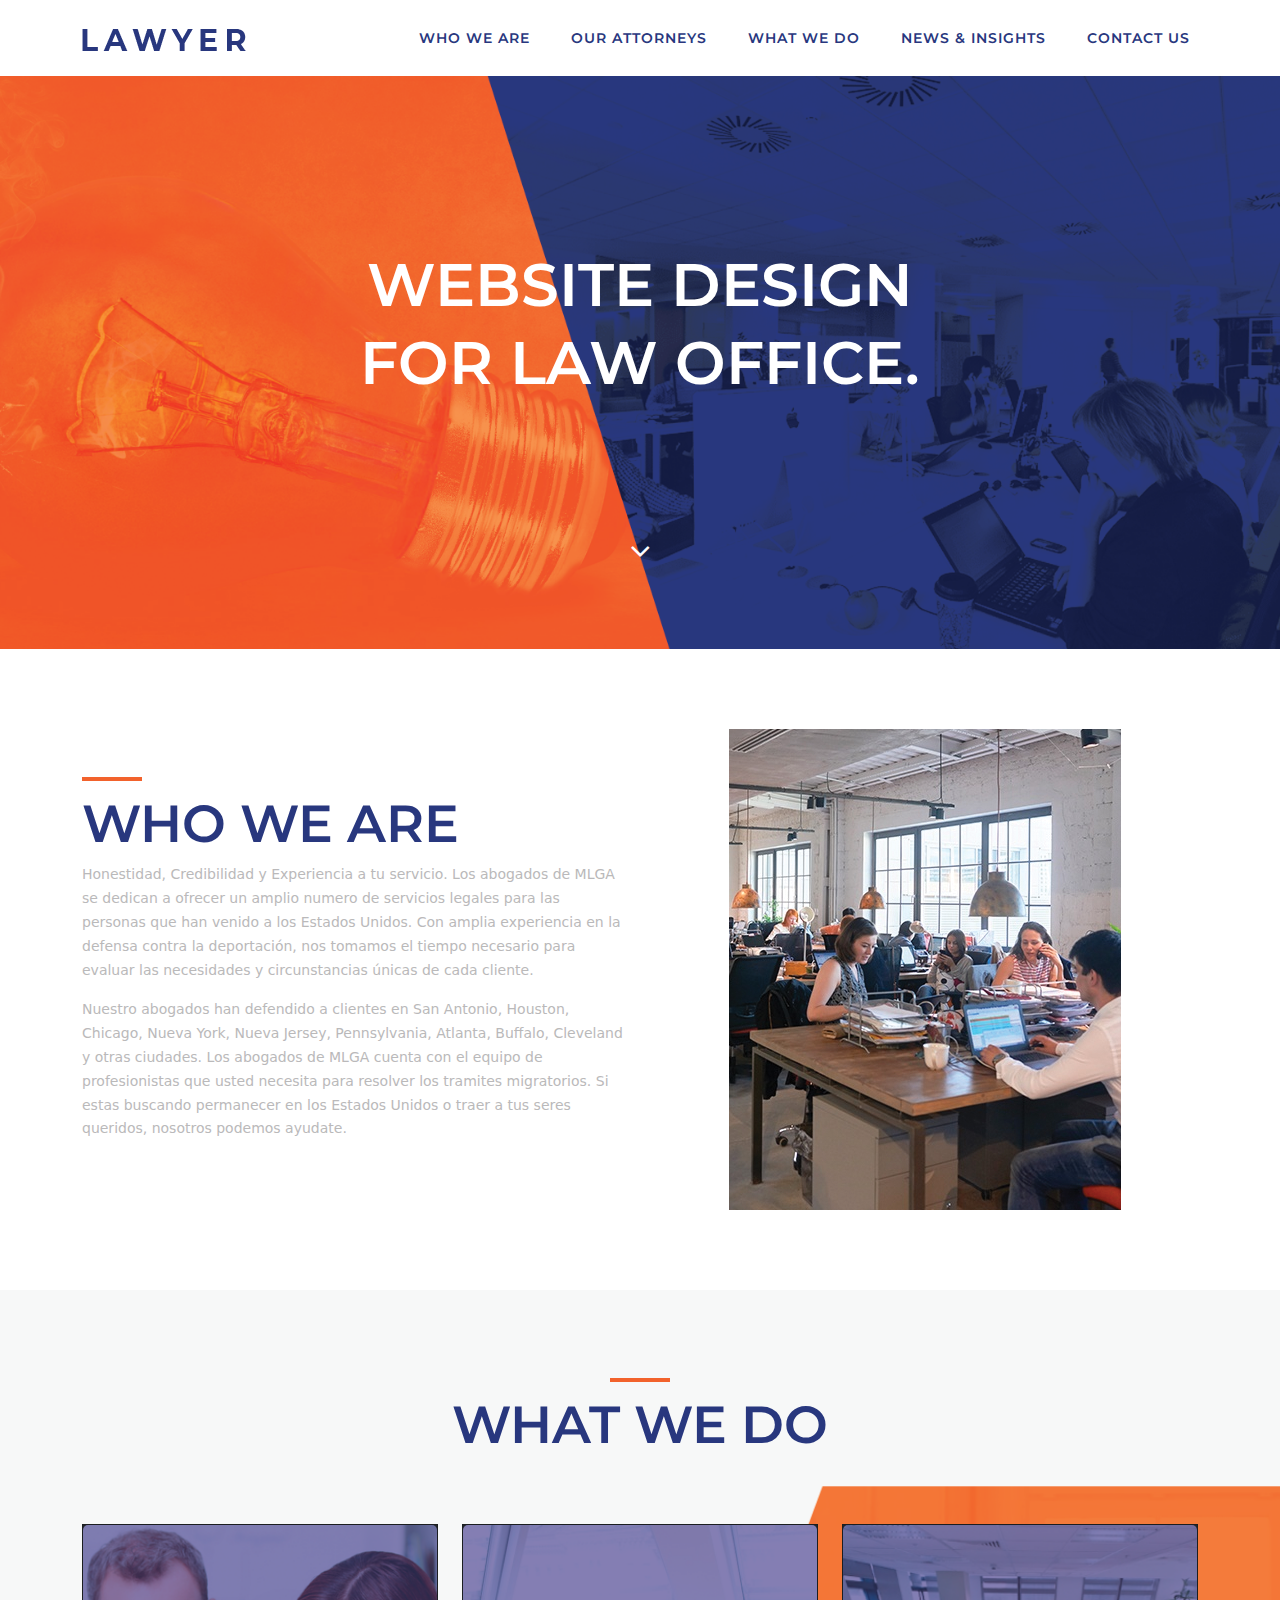
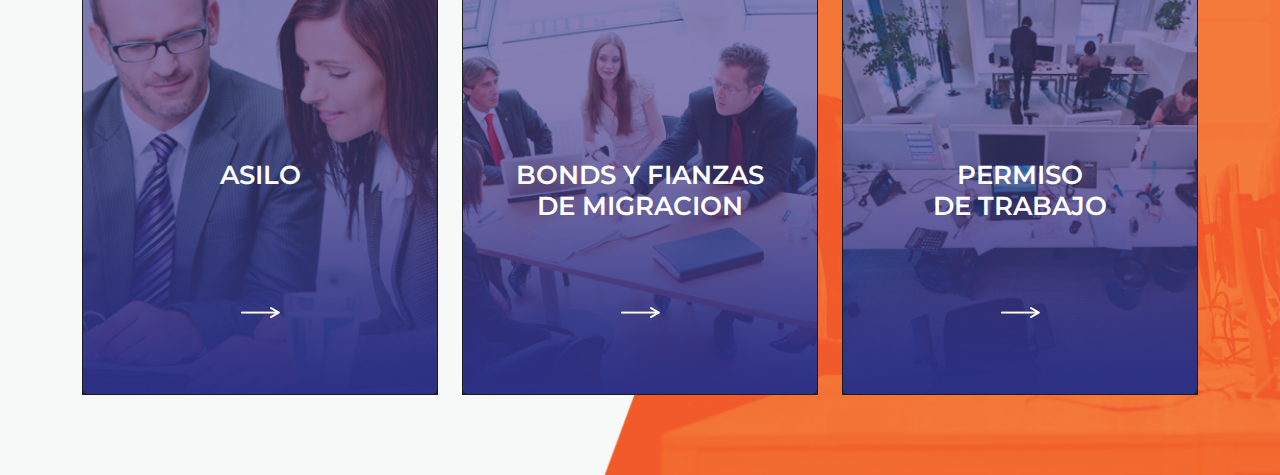
<file: index.html>
<!doctype html>
<html lang="en">
  <head>
    <meta charset="utf-8">
    <meta name="viewport" content="width=device-width, initial-scale=1">
    <title>Lawer | Home</title>
    <!-- style.css linking here -->
    <link rel="stylesheet" href="css/style.css">

    <!-- bootstrap.min.css linking here -->
    <link href="https://cdn.jsdelivr.net/npm/bootstrap@5.3.0/dist/css/bootstrap.min.css" rel="stylesheet" >
    <!-- font-awesome.css linking here -->
    <link rel="stylesheet" href="https://cdnjs.cloudflare.com/ajax/libs/font-awesome/4.7.0/css/font-awesome.css" />
    <link href="https://fonts.googleapis.com/css2?family=Montserrat:wght@100;200;300;400;500;600;700;800;900&family=Open+Sans:wght@300;400;500;600;700;800&display=swap" rel="stylesheet">
  </head>
  <body>

  <!-- header start --> 

  <header class="header">
  	<nav class="navbar navbar-expand-lg">
  <div class="container">
    <a class="navbar-brand" href="index.html">
    	<img src="images/logo.png" alt="">
    </a>
    <button class="navbar-toggler" type="button" data-bs-toggle="collapse" data-bs-target="#navbarSupportedContent" aria-controls="navbarSupportedContent" aria-expanded="false" aria-label="Toggle navigation">
      <span class="navbar-toggler-icon"></span>
    </button>
    <div class="collapse navbar-collapse" id="navbarSupportedContent">
      <ul class="navbar-nav ms-auto mb-2 mb-lg-0">
        <li class="nav-item">
          <a class="nav-link active" aria-current="page" href="#">Who We Are </a>
        </li>
        <li class="nav-item">
          <a class="nav-link" href="#">Our Attorneys  </a>
        </li>
        <li class="nav-item">
          <a class="nav-link" href="#"> What We Do</a>
        </li>
        <li class="nav-item">
          <a class="nav-link" href="#">News & Insights </a>
        </li>
        <li class="nav-item">
          <a class="nav-link" href="#">Contact Us</a>
        </li>
        
       
      </ul>
      
    </div>
  </div>
</nav>
  </header>
  <!-- header end -->

  <!-- slider start -->

  <section class="slider">
    <div class="cintainer">
      <div class="row">
        <div class="col-lg-12">
          <div class="inner-slider">
            <h1>Website Design <br> for Law Office.</h1>
            <div class="arraw">
              <a href=""><i class="fa fa-angle-down"></i></a>
            </div>
          </div>
        </div>
      </div>
    </div>
  </section>


  <!-- slider end -->


  <!-- who we are start -->


  <section class="who-we">
    <div class="container">
      <div class="row">
        <div class="col-lg-6">
          <div class="title">
            <img src="images/line.png" alt="">
            <h1> Who We Are</h1>
          </div>
          <p>Honestidad, Credibilidad y Experiencia a tu servicio. Los abogados de MLGA se dedican a ofrecer un amplio numero de servicios legales para las personas que han venido a los Estados Unidos. Con amplia experiencia en la defensa contra la deportación, nos tomamos el tiempo necesario para evaluar las necesidades y circunstancias únicas de cada cliente.</p>
          <p>Nuestro abogados han defendido a clientes en San Antonio, Houston, Chicago, Nueva York, Nueva Jersey, Pennsylvania,  Atlanta, Buffalo, Cleveland y otras ciudades.  Los abogados de MLGA cuenta con el equipo de profesionistas que usted necesita para resolver los tramites migratorios. Si estas buscando permanecer en los Estados Unidos o traer a tus seres queridos, nosotros podemos ayudate.</p>
        </div>
        <div class="col-lg-6">
          <div class="who-we-img">
            <img src="images/img.png" alt="" class="img-fluid">
          </div>
        </div>
      </div>
    </div>
  </section>
  <!-- who we are end -->

  <!-- what we do start -->
  <section class="what-we-do">
    <div class="container">
      <div class="row">
        <div class="col-lg-12">
          <div class="title">
            <img src="images/line.png" alt="">
            <h1>What We Do</h1>
          </div>
        </div>
      </div>

      <div class="row">
        <div class="col-lg-4">
          <div class="card text-bg-dark">
  <img src="images/w1.png" class="card-img" alt="...">
  <div class="card-img-overlay">
    <h5 class="card-title">ASILO</h5>

    <a href="#" class="long-arraw"><img src="images/ar.png" alt=""></a>
  </div>
</div>
        </div>
             <div class="col-lg-4">
          <div class="card text-bg-dark">
  <img src="images/w2.png" class="card-img" alt="...">
  <div class="card-img-overlay">
    <h5 class="card-title">BONDS Y FIANZAS <br>DE MIGRACION </h5>

    <a href="#" class="long-arraw"><img src="images/ar.png" alt=""></a>
  </div>
</div>
        </div>
             <div class="col-lg-4">
          <div class="card text-bg-dark">
  <img src="images/w3.png" class="card-img" alt="...">
  <div class="card-img-overlay">
    <h5 class="card-title">PERMISO <br> DE TRABAJO</h5>

    <a href="#" class="long-arraw"><img src="images/ar.png" alt=""></a>
  </div>
</div>
        </div>
      </div>
    </div>
  </section>
  <!-- what we do end -->
    



     
    <!-- bootstrap.bundle.min.js linking here -->
    <script src="https://cdn.jsdelivr.net/npm/bootstrap@5.3.0/dist/js/bootstrap.bundle.min.js" ></script>
  </body>
</html>
</file>
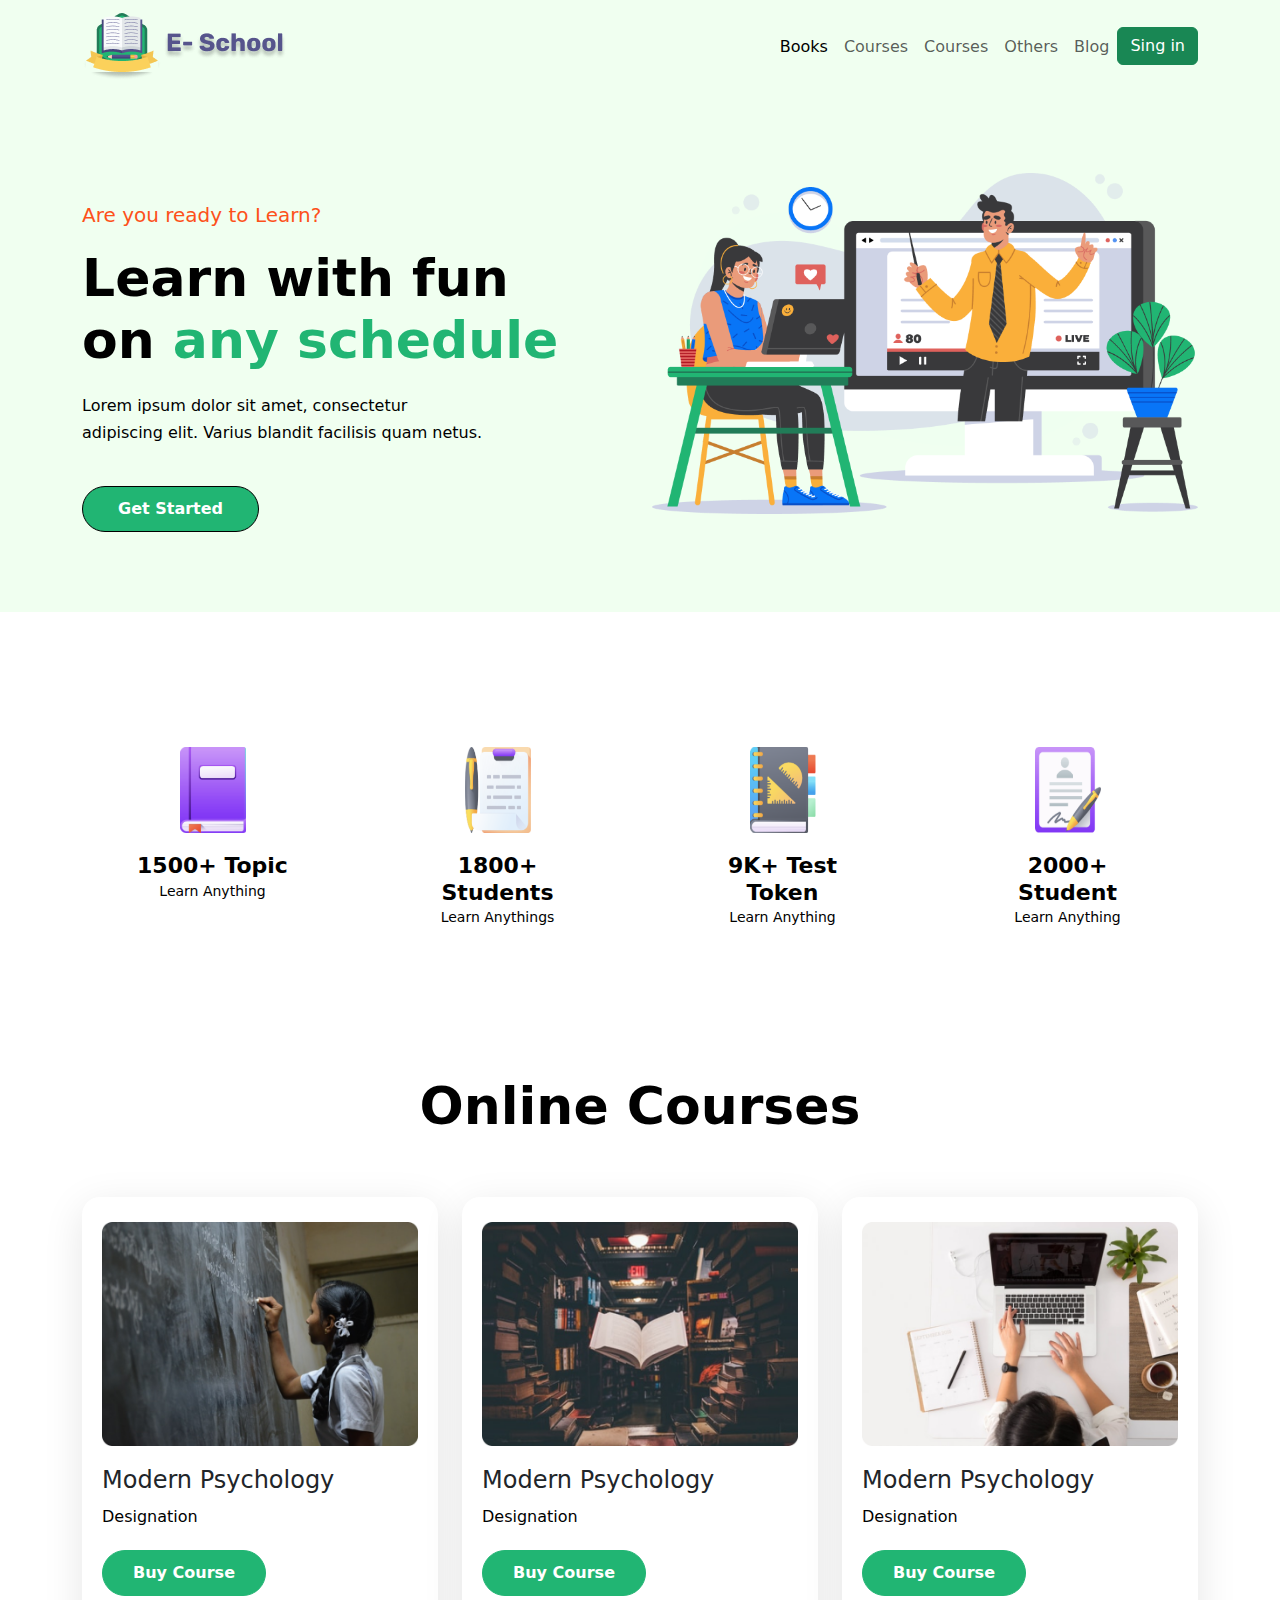
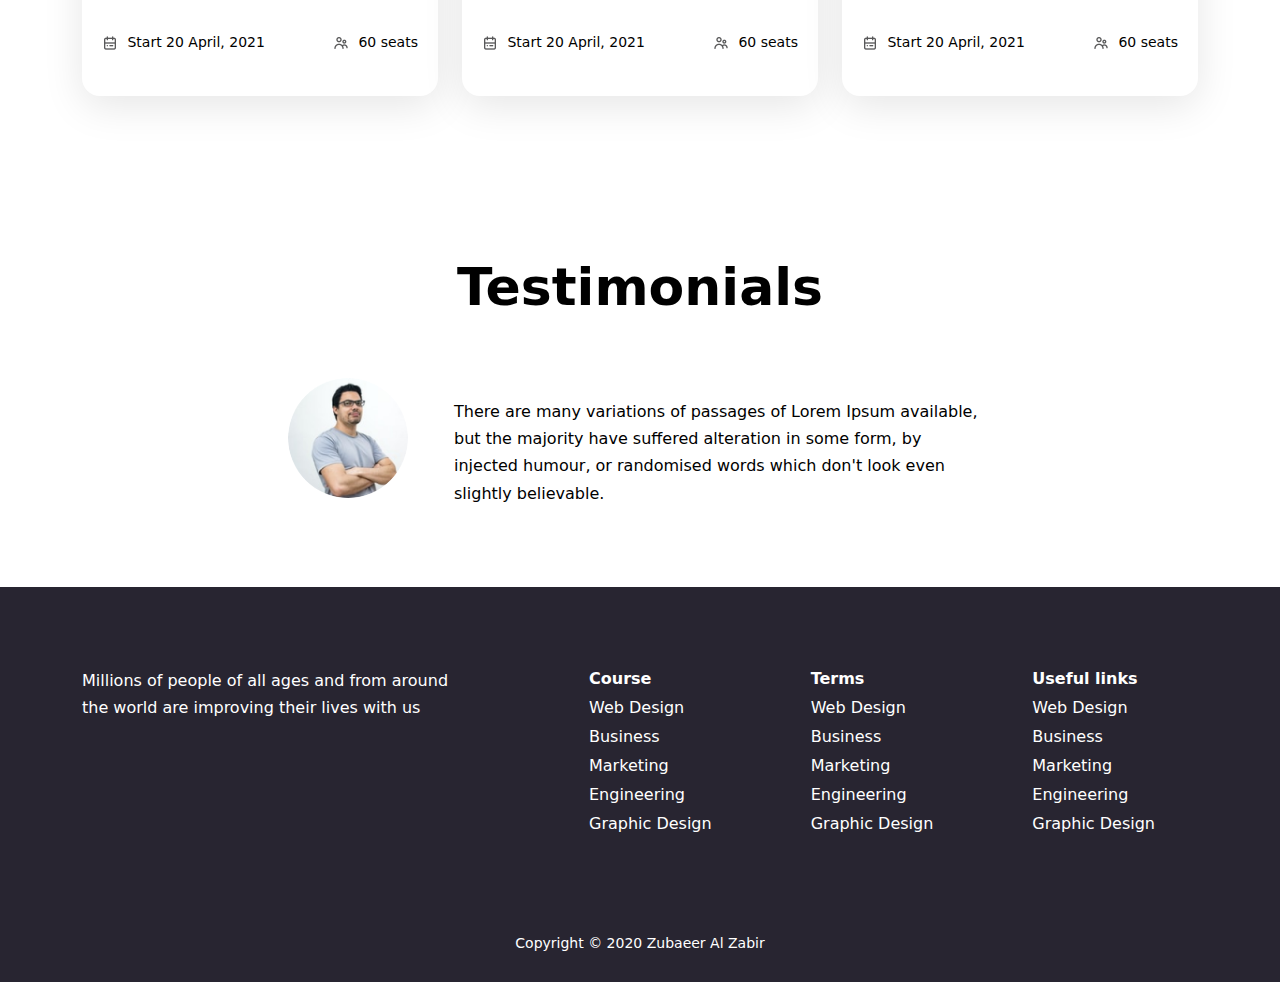
<file: Home Work-08/index.html>
<!DOCTYPE html>
<html lang="en">
  <head>
    <meta charset="utf-8">
    <meta name="viewport" content="width=device-width, initial-scale=1">
    <title>E-School | Home</title>
    <!-- style.css linking here -->
    <link rel="stylesheet" href="css/style.css">
    <!-- bootstrap.min.css linking here -->
    <link href="https://cdn.jsdelivr.net/npm/bootstrap@5.3.0/dist/css/bootstrap.min.css" rel="stylesheet">

    <link href="https://fonts.googleapis.com/css2?family=Poppins:wght@100;200;300;500;600;700;800;900&display=swap" rel="stylesheet">
  </head>
  <body>
    <!-- header section start -->
  	<header class="header">
      <!-- nav start -->
  		<nav class="navbar navbar-expand-lg">
  <div class="container">
    <a class="navbar-brand" href="index.html">
      <img src="images/logo.png" alt="Logo">
    </a>
    <button class="navbar-toggler" type="button" data-bs-toggle="collapse" data-bs-target="#navbarSupportedContent" aria-controls="navbarSupportedContent" aria-expanded="false" aria-label="Toggle navigation">
      <span class="navbar-toggler-icon"></span>
    </button>
    <div class="collapse navbar-collapse" id="navbarSupportedContent">
      <ul class="navbar-nav ms-auto mb-2 mb-lg-0">
        <li class="nav-item">
          <a class="nav-link active" aria-current="page" href="#">Books</a>
        </li>
        <li class="nav-item">
          <a class="nav-link" href="#">Courses</a>
        </li>
        <li class="nav-item">
          <a class="nav-link" href="#">Courses</a>
        </li>
        <li class="nav-item">
          <a class="nav-link" href="#">Others</a>
        </li>
        <li class="nav-item">
          <a class="nav-link" href="#">Blog</a>
        </li>
         <li class="nav-item">
          <a class="btn btn-success" href="#">Sing in</a>
        </li>
        </ul>
        </div>
        </div>
        </nav>
        <!-- nav end -->
        <!-- banner section start -->

  		<div class="banner">
        <div class="container">
          <div class="row">
            <div class="col-lg-6">
              <div class="inner-banner">
                <h4>Are you ready to Learn?</h4>
                <h1>Learn with fun <br> on <span>any schedule</span> </h1>
                <p>Lorem ipsum dolor sit amet, consectetur <br>adipiscing elit. Varius blandit facilisis quam netus.</p>
                <a href="#" class="btn btn-success">Get Started</a>
              </div>
            </div>
            <div class="col-lg-6">
              <img src="images/Frame.png" class="img-fluid">
            </div>
          </div>
        </div>
  		</div>
      <!-- banner section end -->
  	</header>
    <!-- header section end -->
    <!-- feature section start -->
    <section class="feature">
      <div class="container">
        <div class="row">
          <div class="col-lg-3">
            <div class="inner-feature">
              <img src="images/f1.png">
              <h4>1500+ Topic</h4>
              <p>Learn Anything</p>
            </div>
          </div>

                    <div class="col-lg-3">
            <div class="inner-feature">
              <img src="images/f2.png">
              <h4>1800+ Students</h4>
              <p>Learn Anythings</p>
            </div>
          </div>


                    <div class="col-lg-3">
            <div class="inner-feature">
              <img src="images/f3.png">
              <h4>9K+ Test Token</h4>
              <p>Learn Anything</p>
            </div>
          </div>

                    <div class="col-lg-3">
            <div class="inner-feature">
              <img src="images/f4.png">
              <h4>2000+ Student</h4>
              <p>Learn Anything</p>
            </div>
          </div>
        </div>
      </div>
    </section>
    <!-- feature section end -->



    <!-- courses section start -->
    <section class="courses">
      <div class="container">
        <div class="row">
          <div class="col-lg-12">
            <h1>Online Courses
            </h1>
          </div>
        </div>
        <div class="row">
          
          <div class="col-lg-4">
            <div class="card">
  <img src="images/c1.png" class="card-img-top" alt="...">
  <div class="card-body">
    <h4 class="card-title">Modern Psychology</h4>
    <p class="card-text">Designation</p>
    <a href="#" class="btn btn-success">Buy Course</a>
    <div class="row">
      <div class="col-7">
        <p class="info"><img src="images/cl.png"> Start 20  April, 2021 </p>
        
      </div>
      <div class="col-5">
         <p class="info text-right"><img src="images/pe.png"> 60 seats </p>
      </div>
    </div>
  </div>
</div>
          </div>


                    <div class="col-lg-4">
            <div class="card">
  <img src="images/c2.png" class="card-img-top" alt="...">
  <div class="card-body">
    <h4 class="card-title">Modern Psychology</h4>
    <p class="card-text">Designation</p>
    <a href="#" class="btn btn-success">Buy Course</a>
    <div class="row">
      <div class="col-7">
        <p class="info"><img src="images/cl.png"> Start 20  April, 2021 </p>
        
      </div>
      <div class="col-5">
         <p class="info text-right"><img src="images/pe.png"> 60 seats </p>
      </div>
    </div>
  </div>
</div>
          </div>
                    <div class="col-lg-4">
            <div class="card">
  <img src="images/c3.png" class="card-img-top" alt="...">
  <div class="card-body">
    <h4 class="card-title">Modern Psychology</h4>
    <p class="card-text">Designation</p>
    <a href="#" class="btn btn-success">Buy Course</a>
    <div class="row">
      <div class="col-7">
        <p class="info"><img src="images/cl.png"> Start 20  April, 2021 </p>
        
      </div>
      <div class="col-5">
         <p class="info text-right"><img src="images/pe.png"> 60 seats </p>
      </div>
    </div>
  </div>
</div>
          </div>
        </div>
      </div>
    </section>
    <!-- courses section end -->



    <!-- testimonial section start-->
    <section class="testimonial">
      <div class="container">
        <div class="row">
          <div class="col-lg-12">
            <h1>Testimonials</h1>
          </div>
          <div class="row">
            <div class="col-lg-8 offset-lg-2">
              <div class="row">
                            <div class="col-3">
              <img src="images/t1.png" alt="" class="client-img">
            </div>
            <div class="col-9">
              <p>There are many variations of passages of Lorem Ipsum available, but the
                 majority have suffered alteration in some form, by injected humour,
                 or randomised words which don't look even slightly believable.</p>
            </div>
              </div>

            </div>
          </div>
        </div>
      </div>
    </section>
     <!-- testimonial section end-->


     <!-- footer start -->
     <footer class="footer">
       <div class="container">
         <div class="row">
           <div class="col-lg-5">
             <p>
               Millions of people of all ages and from around<br>     
               the world are improving their lives with us
             </p>
           </div>
           <div class="col-lg-7">
             <div class="row">
               <div class="col-md-4">
                 <div class="widget">
                   <ul>
                     <li><a herf="#" class="active">Course</a></li>
                     <li><a herf="#">Web Design</a></li>
                     <li><a herf="#">Business</a></li>
                     <li><a herf="#">Marketing</a></li>
                     <li><a herf="#">Engineering</a></li>
                     <li><a herf="#">Graphic Design</a></li>
                   </ul>
                 </div>
               </div>
                <div class="col-md-4">
                 <div class="widget">
                   <ul>
                     <li><a herf="#" class="active">Terms</a></li>
                     <li><a herf="#">Web Design</a></li>
                     <li><a herf="#">Business</a></li>
                     <li><a herf="#">Marketing</a></li>
                     <li><a herf="#">Engineering</a></li>
                     <li><a herf="#">Graphic Design</a></li>
                   </ul>
                 </div>
               </div>
                <div class="col-md-4">
                 <div class="widget">
                   <ul>
                     <li><a herf="#" class="active">Useful links</a></li>
                     <li><a herf="#">Web Design</a></li>
                     <li><a herf="#">Business</a></li>
                     <li><a herf="#">Marketing</a></li>
                     <li><a herf="#">Engineering</a></li>
                     <li><a herf="#">Graphic Design</a></li>
                   </ul>
                 </div>
               </div>
             </div>
           </div>
         </div>
         <div class="row">
           <div class="col-lg-12">
             <p class="copyright">Copyright © 2020 Zubaeer Al Zabir</p>
           </div>
         </div>
       </div>
     </footer>
      <!-- footer end -->





   <!-- bootstrap.bundle.min.js linking here -->
    <script src="https://cdn.jsdelivr.net/npm/bootstrap@5.3.0/dist/js/bootstrap.bundle.min.js"></script>
  </body>
</html>
</file>
<file: css/style.css>
*{
	padding: 0px;
	margin: 0px;
}
body{
	font-family: 'Open Sans', sans-serif;
	font-size: 14px;
	line-height: 1.7em;
}
h1, h2, h3, h4, h5, h6{
	font-family: 'Montserrat', sans-serif;
}
a{
	text-decoration: none;
}
a:hover{
	text-decoration: none;
}
/*global css for title/heading*/


.title{
	width: 100%;
	padding: 0px 0px 20px;
}
.title h1{
	font-size: 52px;
	font-weight: 600;
	text-transform: uppercase;
}
.title img{
	margin: 0px 0px 5px;
}

/****************************/
.header{
	width: 100%;
	padding: 10px 0px;
	background: #fff;
}
.header .navbar-nav .nav-item .nav-link{
	font-family: 'Montserrat', sans-serif;
	font-size: 14px;
	font-weight: 600;
	text-transform: uppercase;
	color: #28377e;
	letter-spacing: 1px;
	margin: 0px 0px 0px 25px;
	transition: 1s;
}
.header .navbar-nav .nav-item .nav-link:hover{
	color: #f2622c;
}
.header .navbar-nav .nav-item .nav-link:focus{
	color: #f2622c;
}
.slider{
	width: 100%;
	padding: 80px 0px;
	background: url("../images/slider.png") center top no-repeat;
	background-size: cover;
	text-align: center;
}
.inner-slider{
	width: 100%;
	padding: 90px 0px 0px;
}
.inner-slider h1{
	font-size: 60px;
	line-height: 1.3em;
	font-weight: 600;
	text-transform: uppercase;
	color: #fff;
}
.arraw{
	width: 100%;
	padding: 125px 0px 0px;
}
.arraw .fa{
	font-size: 32px;
	color: #fff;
}
.who-we{
	width: 100%;
	padding: 80px 0px;
}
.who-we .title {
	padding: 40px 0px 0px;
}	
.who-we .title h1{
	color: #28377e;
}
.who-we p{
	font-size: 14px;
	line-height: 1.7em;
	color: #bab9ba;
}
.who-we-img{
	width: 100%;
	text-align: center;
}
.what-we-do{
	width: 100%;
	padding: 80px 0px;
	background: url("../images/wb.png") center top no-repeat;
	background-size: cover;
}
.what-we-do .title{
	text-align: center;
	padding: 0px 0px 60px;
}
.what-we-do .title h1{
	color: #28377e;
}
.what-we-do .card{
	border-radius: 0px;
	text-align: center;
}
.what-we-do .card .card-img-overlay{

}
.what-we-do .card .card-title{
	position: absolute;
	top: 50%;
	left: 0;
	width: 100%;
	font-size: 26px;
	font-weight: 600;
	text-transform: uppercase;
	color: #fff;
}
.what-we-do .card .long-arraw{
	position: absolute;
	width: 100%;
	bottom: 15%;
	left: 0;



}
</file>
<file: Home Work-08/css/style.css>
*{
	padding: 0px;
	margin: 0px;
}
body{
	font-family: 'Poppins', sans-serif;
	font-size: 14px;
	line-height: 1.7em;

}
h1, h2, h3, h4, h5, h6,{
	font-family: 'Poppins', sans-serif;

}
a{
	text-decoration: none;
}
a:hover{
	text-decoration: none;
}
.header{
	width: 100%;
	background: #F0FFF0;
}
.header .navbar .navber-nav .nav-item .nav-link{
	font-size: 16px;
	font-weight: 600;
	text-transform: capitalize;
	margin: 0px 0px 0px 30px;
	color: #000;
	transition: 1s;
}
.header .navbar .navber-nav .nav-item .nav-link:hover{
	color: #21B573;
}
.header .navbar .navber-nav .nav-item .nav-link:focus{
	color: #21B573;

}
.header .navbar .navber-nav .nav-item .btn-success{
	padding: 8px 20px;
	border-radius: 35px;
	font-size: 16px;
	font-weight: 600;
	color: #fff;
	background: #21B573;
	border: 1px solid #21B573;
	margin: 0px 0px 0px 30px;
	transition: 1s;
}
.header .navbar .navber-nav .nav-item .btn-success:hover{
	color: #21B573;
	background: transparent;
	border: 1px solid #21B573
}
.header .navbar .navber-nav .nav-item .btn-success:focus{
	color: #21B573;
	background: transparent;
	border: 1px solid #21B57
}
.banner{
	width: 100%;
	padding: 80px 0px;
}
.inner-banner{
	width: 100%;
	margin: 30px 0px 0px;
}
.inner-banner h4{
	font-size: 20px;
	line-height: 1.2em;
	font-weight: 400;
	color: #FD511A;
	margin: 0px 0px 20px;

}
.inner-banner h1{
	font-size: 52px;
	line-height: 1.2em;
	font-weight: 700;
	color: #000;
	margin: 0px 0px 20px;


}
.inner-banner h1 span{
	color: #21B573;


}
.inner-banner p{
	font-size: 16px;
	line-height: 1.7em;
	font-weight: 400;
	color: #000;
	margin: 0px 0px 20px;

}
.inner-banner .btn-success{
	display: inline-block;
	margin: 20px 0px 0px;
	padding: 10px 35px;
	border-radius: 35px;
	font-size: 16px;
	font-weight: 600;
	text-transform: capitalize;
	color: #fff;
	background: #21B573;
	border: 1px solid #000;
	transition: 1s;
}
.inner-banner .btn-success:hover{
	color: #21B573;
	background: transparent;
	border: 1px solid #21B573;
}
.inner-banner .btn-success:focus{
	color: #21B573;
	background: transparent;
	border: 1px solid #21B573;
}
.feature{
	width: 100%;
	padding: 80px 0px;

}
.inner-feature{
	width: 100%;
	padding: 55px;
	background: #F8FFB;
	text-align: center;
	border-radius: 10px;

}
.inner-feature:hover{
	background: #fff;
	box-shadow: 0px 20px 40px rgba(0, 0, 0.1);
}
.inner-feature img{
	width: 66px;
	height: 86px;

}
.inner-feature h4{
	font-size: 22px;
	line-height: 1.2em;
	font-weight: 600;
	color: #000;
	text-transform: capitalize;
	margin: 20px 0px 0px;

}
.inner-feature p{
	font-size: 14px;
	line-height: 1.7em;
	font-weight: 400;
	color: #000;
	margin: 0px 0px 0px;
}
.courses{
	width: 100%;
	padding: 10px 0px 80px;
}
.courses h1{
	font-size: 52px;
	line-height: 1.2em;
	font-weight: 700;
	text-align: center;
	color: #000;
	text-transform: capitalize;
	margin: 0px 0px 60px;
}
.courses .card{
	padding: 25px 20px;
	border: 0px;
	box-shadow: 0px 10px 40px rgba(0, 0, 0, 0.1);
	border-radius: 18px;

}
.courses .card .card-body{
	padding: 20px 0px 0px;

}
.courses .card .card-body .courses .card .card-body .card-title{
	font-size: 24px;
	line-height: 1.2em;
	font-weight: 600;
	color: #000;
	text-transform: capitalize;


}
.courses .card .card-body .card-text{
	font-size: 16px;
	line-height: 1.7em;
	font-weight: 400;
	color: #000;
	margin: 0px 0px 0px;

}
.courses .card .card-body .btn-success{
	display: inline-block;
	margin: 20px 0px 35px;
	padding: 10px 30px;
	border-radius: 35px;
	font-size: 16px;
	font-weight: 600;
	text-transform: capitalize;
	color: #fff;
	background: #21B573;
	border: 1px solid #21B573;
	transition: 1s;

}
.courses .card .card-body .btn-success:hover{
	color: #21B573;
	background: transparent;
	border: 1px solid #21B573;
}
.courses .card .card-body .btn-success:focus{
	color: #21B573;
	background: transparent;
	border: 1px solid #21B573;
}
.card .card-body .info{
	font-size: 14px;
	line-height: 1.7em;
	color: #000;
	font-weight: 400;
}
.card .card-body .info img{
	width: 16px;
	height: auto;
	margin: 0px 5px 0px 0px;


}
.card .text-right{
	text-align: right;
}
.testimonial{
	width: 100%;
	padding: 80px 0px;
}
.testimonial h1{
	font-size: 52px;
	line-height: 1.2em;
	font-weight: 700;
	text-align: center;
	color: #000;
	text-transform: capitalize;
	margin: 0px 0px 60px;
}
.testimonial .client-img{
	width: 120px;
	height: 120px;
	border-radius: 100%;
	margin: 0px 0px 0px 20px;
}
.testimonial p{
	font-size: 16px;
	font-weight: 400;
	line-height: 1.7em;
	color: #000;
	margin: 20px 0px 0px;
}
.footer{
	width: 100%;
	padding: 80px 0px 10px;
	background: #282531;
}
.footer p{
	font-size: 16px;
	font-weight: 400;
	line-height: 1.7em;
	color: #fff;
}
.footer .widget{
	width: 100%;
	padding: 0px 0px 80px;
}
.footer .widget ul{
	display: block;

}
.footer .widget ul li{
	list-style: none;
	display: block;

}
.footer .widget ul li a{
	display: block;
	text-decoration: none;
	font-size: 16px;
	font-weight: 400;
	color: #fff;
	margin: 0px 0px 5px;
}
.footer .widget ul li .active{
	font-weight: 800;
}
.footer .widget ul li a:hover{
	color: #21B573;
}
.footer .copyright{
	font-size: 14px ;
	font-weight: 400;
	color: #fff;
	text-align: center;
}
</file>
